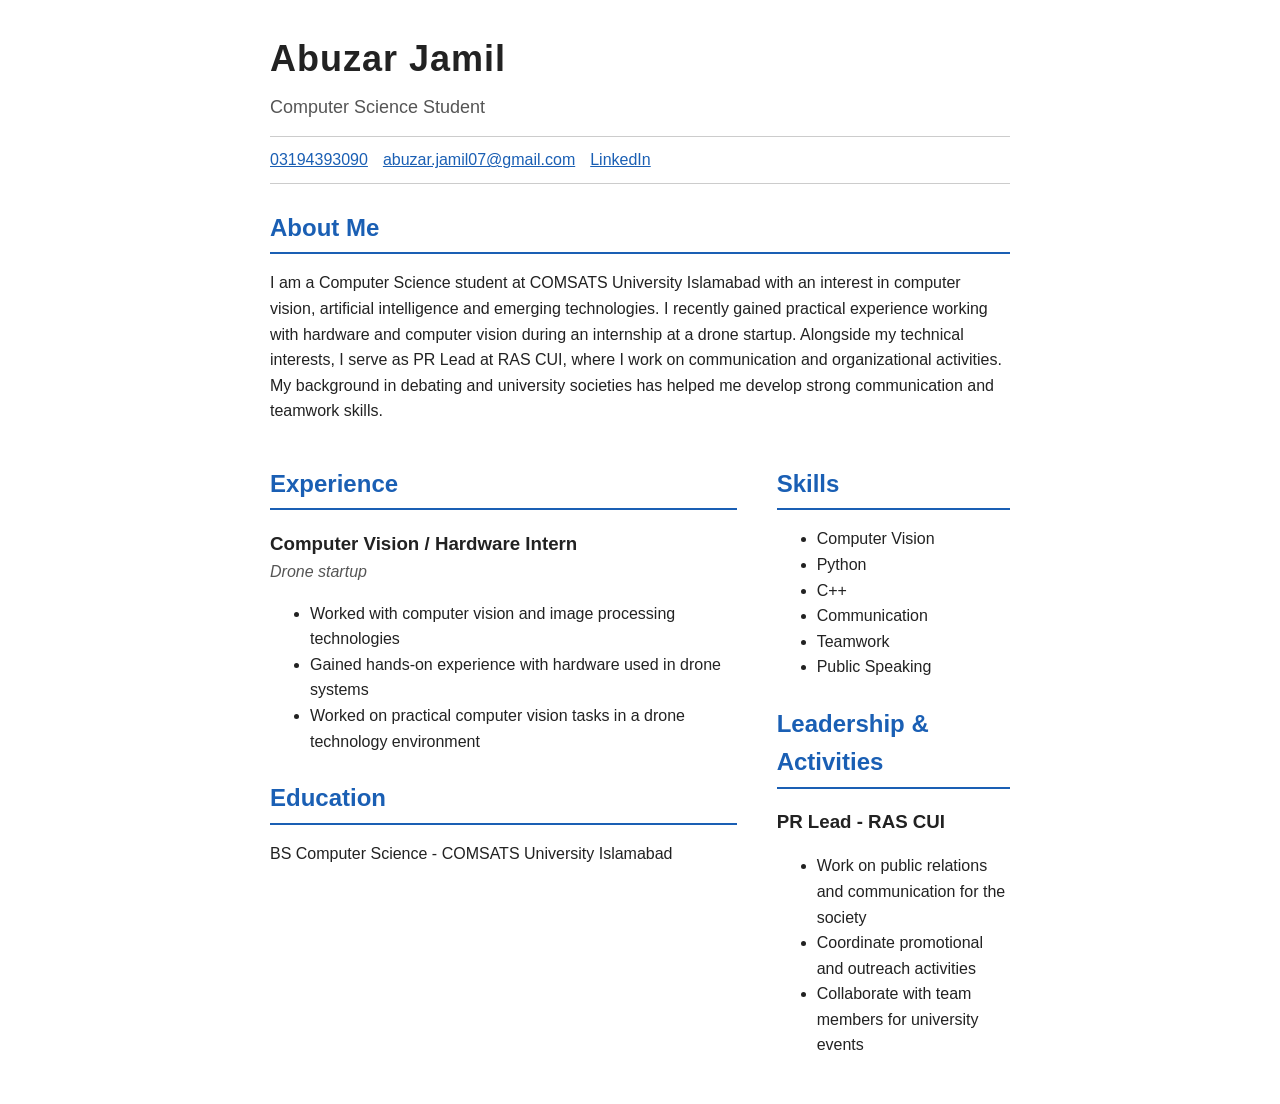
<file: index.html>
<!DOCTYPE html>
<html lang="en">
<head>
    <meta charset="UTF-8">
    <meta name="viewport" content="width=device-width, initial-scale=1.0">
    <title>Abuzar Jamil - CV</title>
    <link rel="stylesheet" href="style.css">
</head>

<body>

    <header>
        <h1>Abuzar Jamil</h1>
        <p class="subtitle">Computer Science Student</p>

        <div class="contact">
            <a href="tel:+923194393090">03194393090</a>
            <a href="mailto:abuzar.jamil07@gmail.com">abuzar.jamil07@gmail.com</a>
            <a href="https://www.linkedin.com/">LinkedIn</a>
        </div>
    </header>

    <main>
        <section>
            <h2>About Me</h2>
            <p>
                I am a Computer Science student at COMSATS University Islamabad
                with an interest in computer vision, artificial intelligence and
                emerging technologies. I recently gained practical experience
                working with hardware and computer vision during an internship
                at a drone startup. Alongside my technical interests, I serve
                as PR Lead at RAS CUI, where I work on communication and
                organizational activities. My background in debating and
                university societies has helped me develop strong communication
                and teamwork skills.
            </p>
        </section>

        <div class="main-content">

            <div class="left-column">
                <section>
                    <h2>Experience</h2>
                    <h3>Computer Vision / Hardware Intern</h3>
                    <p class="place">Drone startup</p>
                    <ul>
                        <li>Worked with computer vision and image processing technologies</li>
                        <li>Gained hands-on experience with hardware used in drone systems</li>
                        <li>Worked on practical computer vision tasks in a drone technology environment</li>
                    </ul>
                </section>

                <section>
                    <h2>Education</h2>
                    <p>BS Computer Science - COMSATS University Islamabad</p>
                </section>
            </div>

            <div class="right-column">
                <section>
                    <h2>Skills</h2>
                    <ul>
                        <li>Computer Vision</li>
                        <li>Python</li>
                        <li>C++</li>
                        <li>Communication</li>
                        <li>Teamwork</li>
                        <li>Public Speaking</li>
                    </ul>
                </section>

                <section>
                    <h2>Leadership &amp; Activities</h2>
                    <h3>PR Lead - RAS CUI</h3>
                    <ul>
                        <li>Work on public relations and communication for the society</li>
                        <li>Coordinate promotional and outreach activities</li>
                        <li>Collaborate with team members for university events</li>
                    </ul>
                </section>
            </div>

        </div>
    </main>

</body>
</html>
</file>
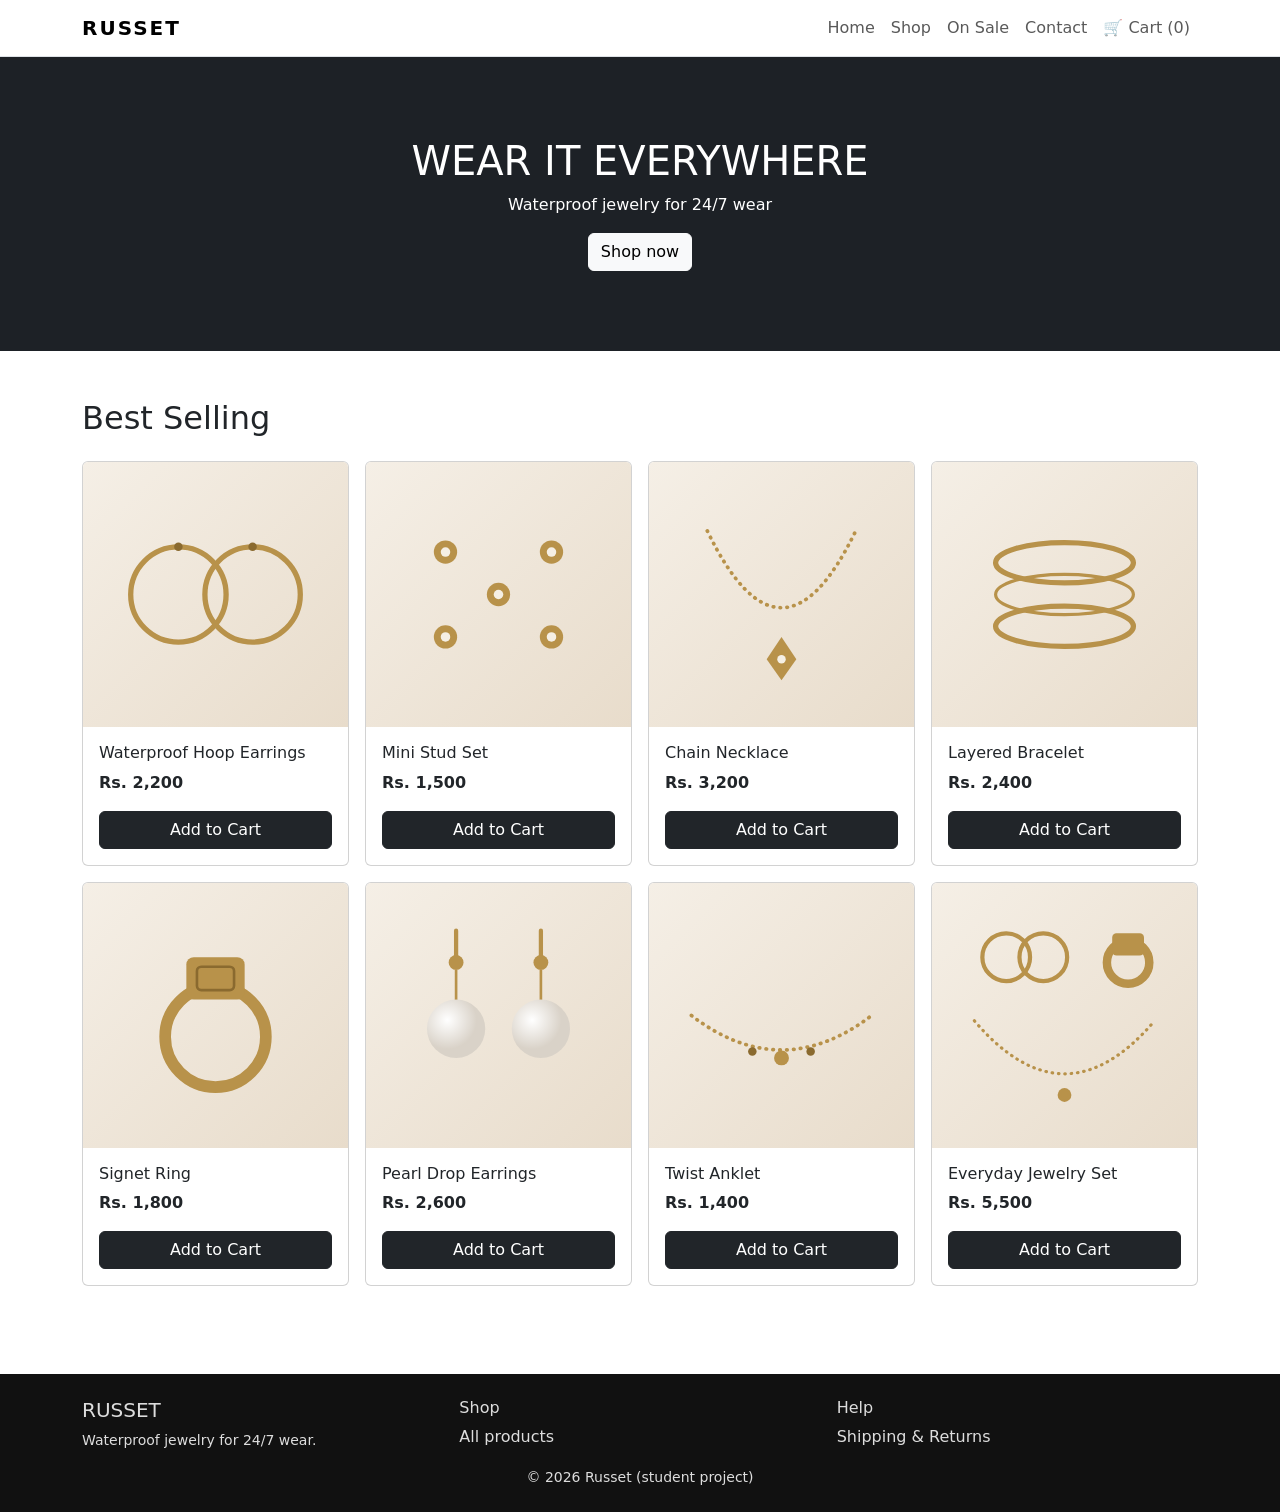
<file: assignment-2/index.html>
<!DOCTYPE html>
<html lang="en">
<head>
  <meta charset="UTF-8">
  <meta name="viewport" content="width=device-width, initial-scale=1">
  <title>Russet - Home</title>

  <!-- Bootstrap first, then my own CSS (so mine can override it) -->
  <link href="https://cdn.jsdelivr.net/npm/bootstrap@5.3.3/dist/css/bootstrap.min.css" rel="stylesheet">
  <link href="style.css" rel="stylesheet">
</head>
<body>

  <!-- HEADER: navbar collapses into a hamburger below 992px -->
  <nav class="navbar navbar-expand-lg bg-white border-bottom">
    <div class="container">
      <a class="navbar-brand" href="index.html">RUSSET</a>

      <button class="navbar-toggler" type="button" data-bs-toggle="collapse" data-bs-target="#menu">
        <span class="navbar-toggler-icon"></span>
      </button>

      <div class="collapse navbar-collapse" id="menu">
        <ul class="navbar-nav ms-auto">
          <li class="nav-item"><a class="nav-link" href="index.html">Home</a></li>
          <li class="nav-item"><a class="nav-link" href="index.html#products">Shop</a></li>
          <li class="nav-item"><a class="nav-link" href="#">On Sale</a></li>
          <li class="nav-item"><a class="nav-link" href="#">Contact</a></li>
          <li class="nav-item"><a class="nav-link" href="#">🛒 Cart (0)</a></li>
        </ul>
      </div>
    </div>
  </nav>

  <!-- HERO -->
  <section class="hero text-center">
    <div class="container">
      <h1>WEAR IT EVERYWHERE</h1>
      <p>Waterproof jewelry for 24/7 wear</p>
      <a href="#products" class="btn btn-light">Shop now</a>
    </div>
  </section>

  <!-- PRODUCT GRID -->
  <main class="container py-5" id="products">
    <h2 class="mb-4">Best Selling</h2>

    <!-- col-6 = 2 per row (phone), col-md-4 = 3 per row (tablet), col-lg-3 = 4 per row (desktop) -->
    <div class="row g-3">

      <div class="col-6 col-md-4 col-lg-3">
        <div class="card h-100">
          <a href="product.html"><img src="images/hoops.svg" class="card-img-top" alt="Waterproof Hoop Earrings"></a>
          <div class="card-body d-flex flex-column">
            <h3 class="card-title fs-6">Waterproof Hoop Earrings</h3>
            <p class="fw-bold">Rs. 2,200</p>
            <button class="btn btn-dark mt-auto">Add to Cart</button>
          </div>
        </div>
      </div>

      <div class="col-6 col-md-4 col-lg-3">
        <div class="card h-100">
          <a href="product.html"><img src="images/studs.svg" class="card-img-top" alt="Mini Stud Set"></a>
          <div class="card-body d-flex flex-column">
            <h3 class="card-title fs-6">Mini Stud Set</h3>
            <p class="fw-bold">Rs. 1,500</p>
            <button class="btn btn-dark mt-auto">Add to Cart</button>
          </div>
        </div>
      </div>

      <div class="col-6 col-md-4 col-lg-3">
        <div class="card h-100">
          <a href="product.html"><img src="images/necklace.svg" class="card-img-top" alt="Chain Necklace"></a>
          <div class="card-body d-flex flex-column">
            <h3 class="card-title fs-6">Chain Necklace</h3>
            <p class="fw-bold">Rs. 3,200</p>
            <button class="btn btn-dark mt-auto">Add to Cart</button>
          </div>
        </div>
      </div>

      <div class="col-6 col-md-4 col-lg-3">
        <div class="card h-100">
          <a href="product.html"><img src="images/bracelet.svg" class="card-img-top" alt="Layered Bracelet"></a>
          <div class="card-body d-flex flex-column">
            <h3 class="card-title fs-6">Layered Bracelet</h3>
            <p class="fw-bold">Rs. 2,400</p>
            <button class="btn btn-dark mt-auto">Add to Cart</button>
          </div>
        </div>
      </div>

      <div class="col-6 col-md-4 col-lg-3">
        <div class="card h-100">
          <a href="product.html"><img src="images/ring.svg" class="card-img-top" alt="Signet Ring"></a>
          <div class="card-body d-flex flex-column">
            <h3 class="card-title fs-6">Signet Ring</h3>
            <p class="fw-bold">Rs. 1,800</p>
            <button class="btn btn-dark mt-auto">Add to Cart</button>
          </div>
        </div>
      </div>

      <div class="col-6 col-md-4 col-lg-3">
        <div class="card h-100">
          <a href="product.html"><img src="images/pearls.svg" class="card-img-top" alt="Pearl Drop Earrings"></a>
          <div class="card-body d-flex flex-column">
            <h3 class="card-title fs-6">Pearl Drop Earrings</h3>
            <p class="fw-bold">Rs. 2,600</p>
            <button class="btn btn-dark mt-auto">Add to Cart</button>
          </div>
        </div>
      </div>

      <div class="col-6 col-md-4 col-lg-3">
        <div class="card h-100">
          <a href="product.html"><img src="images/anklet.svg" class="card-img-top" alt="Twist Anklet"></a>
          <div class="card-body d-flex flex-column">
            <h3 class="card-title fs-6">Twist Anklet</h3>
            <p class="fw-bold">Rs. 1,400</p>
            <button class="btn btn-dark mt-auto">Add to Cart</button>
          </div>
        </div>
      </div>

      <div class="col-6 col-md-4 col-lg-3">
        <div class="card h-100">
          <a href="product.html"><img src="images/set.svg" class="card-img-top" alt="Everyday Jewelry Set"></a>
          <div class="card-body d-flex flex-column">
            <h3 class="card-title fs-6">Everyday Jewelry Set</h3>
            <p class="fw-bold">Rs. 5,500</p>
            <button class="btn btn-dark mt-auto">Add to Cart</button>
          </div>
        </div>
      </div>

    </div>
  </main>

  <!-- FOOTER (same on both pages) -->
  <footer class="site-footer py-4">
    <div class="container">
      <div class="row g-3">
        <div class="col-12 col-md-4">
          <h3 class="h5">RUSSET</h3>
          <p class="small mb-0">Waterproof jewelry for 24/7 wear.</p>
        </div>
        <div class="col-6 col-md-4">
          <h4 class="h6">Shop</h4>
          <a href="index.html#products">All products</a>
        </div>
        <div class="col-6 col-md-4">
          <h4 class="h6">Help</h4>
          <a href="#">Shipping &amp; Returns</a>
        </div>
      </div>
      <p class="small text-center mt-3 mb-0">&copy; 2026 Russet (student project)</p>
    </div>
  </footer>

  <!-- Bootstrap's script, only used to open/close the hamburger menu -->
  <script src="https://cdn.jsdelivr.net/npm/bootstrap@5.3.3/dist/js/bootstrap.bundle.min.js"></script>
</body>
</html>
</file>
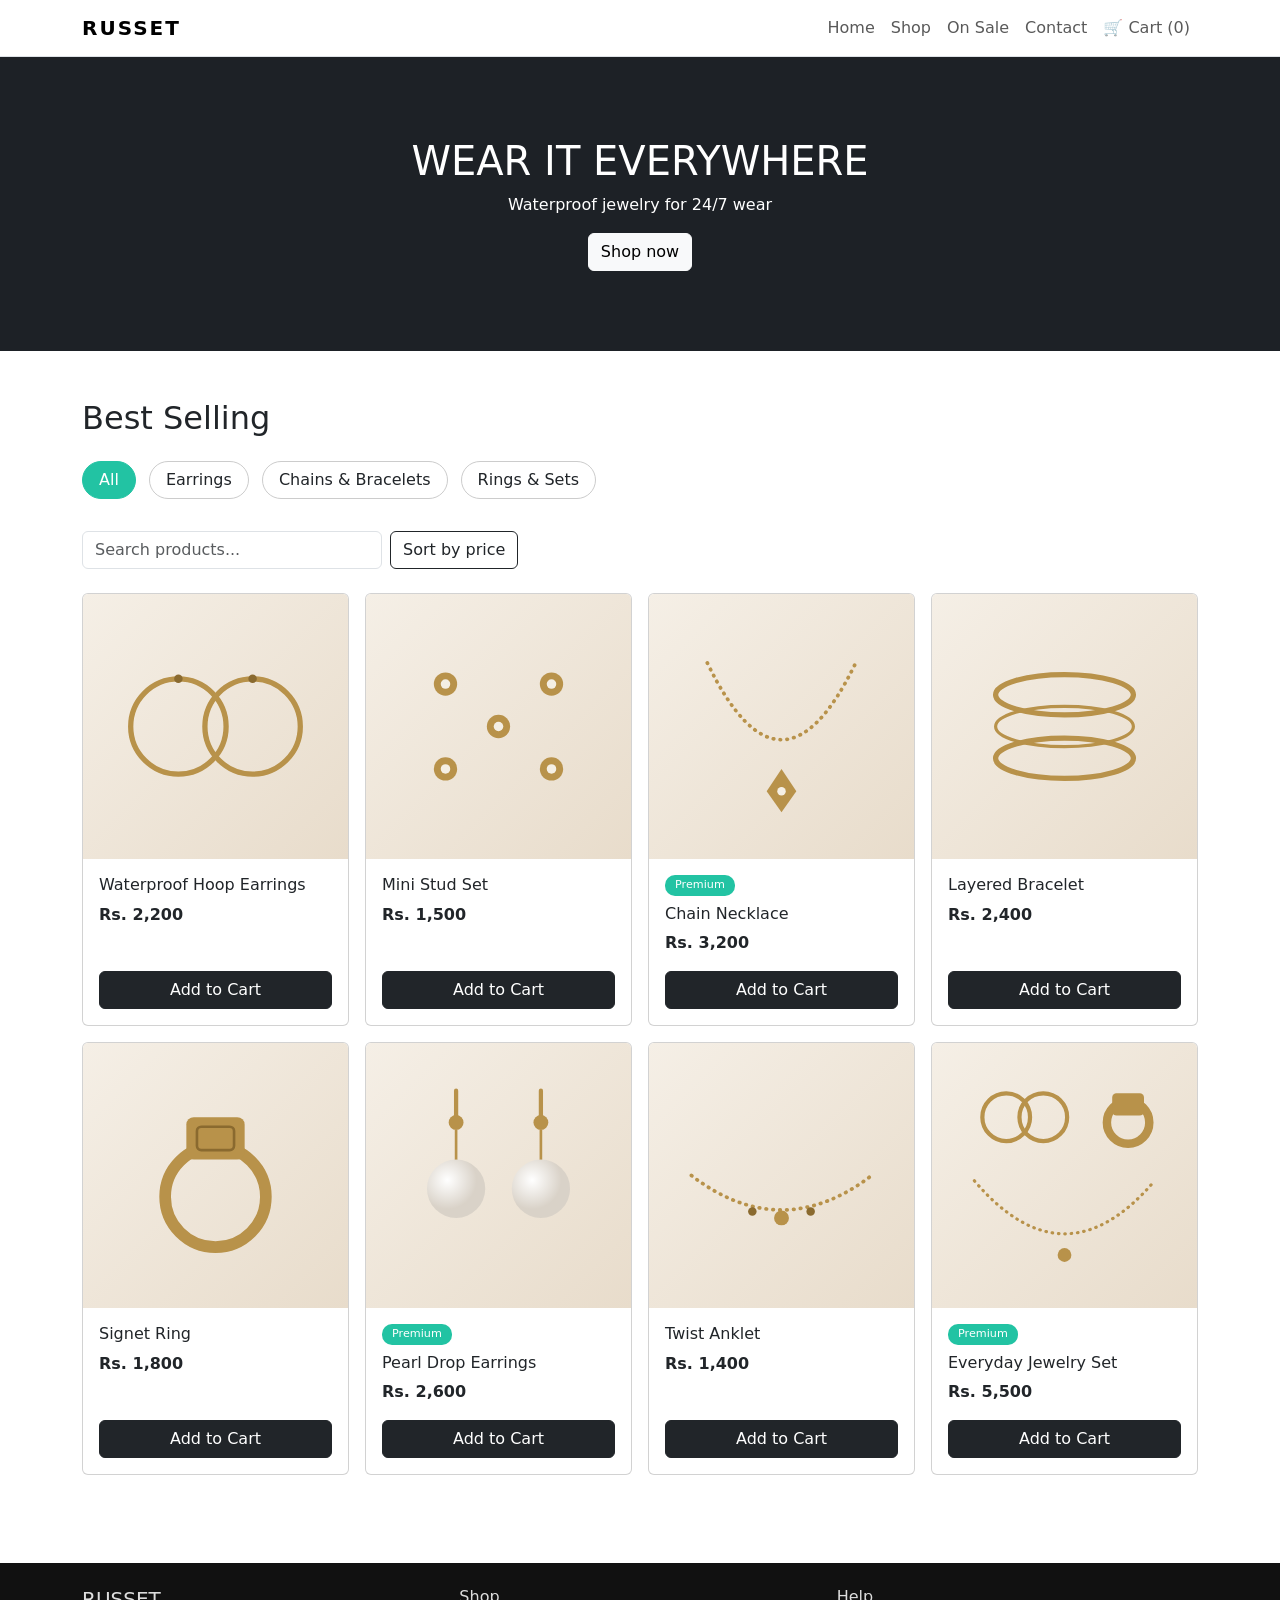
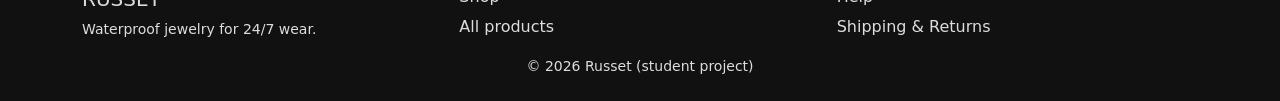
<file: midterm/index.html>
<!DOCTYPE html>
<html lang="en">
<head>
  <meta charset="UTF-8">
  <meta name="viewport" content="width=device-width, initial-scale=1">
  <title>Russet - Home</title>

  <!-- Bootstrap first, then my own CSS (so mine can override it) -->
  <link href="https://cdn.jsdelivr.net/npm/bootstrap@5.3.3/dist/css/bootstrap.min.css" rel="stylesheet">
  <link href="style.css" rel="stylesheet">
</head>
<body>

  <!-- HEADER: navbar collapses into a hamburger below 992px -->
  <nav class="navbar navbar-expand-lg bg-white border-bottom">
    <div class="container">
      <a class="navbar-brand" href="index.html">RUSSET</a>

      <button class="navbar-toggler" type="button" data-bs-toggle="collapse" data-bs-target="#menu">
        <span class="navbar-toggler-icon"></span>
      </button>

      <div class="collapse navbar-collapse" id="menu">
        <ul class="navbar-nav ms-auto">
          <li class="nav-item"><a class="nav-link" href="index.html">Home</a></li>
          <li class="nav-item"><a class="nav-link" href="#products">Shop</a></li>
          <li class="nav-item"><a class="nav-link" href="#">On Sale</a></li>
          <li class="nav-item"><a class="nav-link" href="#">Contact</a></li>
          <li class="nav-item"><a class="nav-link" href="#">🛒 Cart (0)</a></li>
        </ul>
      </div>
    </div>
  </nav>

  <!-- HERO -->
  <section class="hero text-center">
    <div class="container">
      <h1>WEAR IT EVERYWHERE</h1>
      <p>Waterproof jewelry for 24/7 wear</p>
      <a href="#products" class="btn btn-light">Shop now</a>
    </div>
  </section>

  <!-- PRODUCT GRID -->
  <main class="container py-5" id="products">
    <h2 class="mb-4">Best Selling</h2>

    <!-- TASK 1: hidden radio buttons remember which filter is selected.
         Same name="category" = only one selected at a time. "checked" = All on page load. -->
    <input type="radio" name="category" id="cat-all" class="filter-radio" checked>
    <input type="radio" name="category" id="cat-earrings" class="filter-radio">
    <input type="radio" name="category" id="cat-chains" class="filter-radio">
    <input type="radio" name="category" id="cat-rings" class="filter-radio">

    <!-- TASK 1: visible buttons. Clicking a label selects the radio with the matching id. -->
    <div class="filter-bar mb-4">
      <label for="cat-all">All</label>
      <label for="cat-earrings">Earrings</label>
      <label for="cat-chains">Chains &amp; Bracelets</label>
      <label for="cat-rings">Rings &amp; Sets</label>
    </div>

    <!-- TASK 3: search box and sort button -->
    <div class="toolbar d-flex flex-wrap gap-2 mb-4">
      <input type="text" id="search" class="form-control" placeholder="Search products...">
      <button id="sort-btn" class="btn btn-outline-dark" type="button">Sort by price</button>
    </div>

    <!-- col-6 = 2 per row (phone), col-md-4 = 3 per row (tablet), col-lg-3 = 4 per row (desktop).
         Each column also has "product" and one category class (earrings / chains / rings). -->
    <div class="row g-3" id="product-grid">

      <div class="col-6 col-md-4 col-lg-3 product earrings">
        <div class="card h-100">
          <a href="product.html"><img src="images/hoops.svg" class="card-img-top" alt="Waterproof Hoop Earrings"></a>
          <div class="card-body d-flex flex-column">
            <h3 class="card-title fs-6">Waterproof Hoop Earrings</h3>
            <p class="fw-bold">Rs. 2,200</p>
            <button class="btn btn-dark mt-auto">Add to Cart</button>
          </div>
        </div>
      </div>

      <div class="col-6 col-md-4 col-lg-3 product earrings">
        <div class="card h-100">
          <a href="product.html"><img src="images/studs.svg" class="card-img-top" alt="Mini Stud Set"></a>
          <div class="card-body d-flex flex-column">
            <h3 class="card-title fs-6">Mini Stud Set</h3>
            <p class="fw-bold">Rs. 1,500</p>
            <button class="btn btn-dark mt-auto">Add to Cart</button>
          </div>
        </div>
      </div>

      <div class="col-6 col-md-4 col-lg-3 product chains">
        <div class="card h-100">
          <a href="product.html"><img src="images/necklace.svg" class="card-img-top" alt="Chain Necklace"></a>
          <div class="card-body d-flex flex-column">
            <h3 class="card-title fs-6">Chain Necklace</h3>
            <p class="fw-bold">Rs. 3,200</p>
            <button class="btn btn-dark mt-auto">Add to Cart</button>
          </div>
        </div>
      </div>

      <div class="col-6 col-md-4 col-lg-3 product chains">
        <div class="card h-100">
          <a href="product.html"><img src="images/bracelet.svg" class="card-img-top" alt="Layered Bracelet"></a>
          <div class="card-body d-flex flex-column">
            <h3 class="card-title fs-6">Layered Bracelet</h3>
            <p class="fw-bold">Rs. 2,400</p>
            <button class="btn btn-dark mt-auto">Add to Cart</button>
          </div>
        </div>
      </div>

      <div class="col-6 col-md-4 col-lg-3 product rings">
        <div class="card h-100">
          <a href="product.html"><img src="images/ring.svg" class="card-img-top" alt="Signet Ring"></a>
          <div class="card-body d-flex flex-column">
            <h3 class="card-title fs-6">Signet Ring</h3>
            <p class="fw-bold">Rs. 1,800</p>
            <button class="btn btn-dark mt-auto">Add to Cart</button>
          </div>
        </div>
      </div>

      <div class="col-6 col-md-4 col-lg-3 product earrings">
        <div class="card h-100">
          <a href="product.html"><img src="images/pearls.svg" class="card-img-top" alt="Pearl Drop Earrings"></a>
          <div class="card-body d-flex flex-column">
            <h3 class="card-title fs-6">Pearl Drop Earrings</h3>
            <p class="fw-bold">Rs. 2,600</p>
            <button class="btn btn-dark mt-auto">Add to Cart</button>
          </div>
        </div>
      </div>

      <div class="col-6 col-md-4 col-lg-3 product chains">
        <div class="card h-100">
          <a href="product.html"><img src="images/anklet.svg" class="card-img-top" alt="Twist Anklet"></a>
          <div class="card-body d-flex flex-column">
            <h3 class="card-title fs-6">Twist Anklet</h3>
            <p class="fw-bold">Rs. 1,400</p>
            <button class="btn btn-dark mt-auto">Add to Cart</button>
          </div>
        </div>
      </div>

      <div class="col-6 col-md-4 col-lg-3 product rings">
        <div class="card h-100">
          <a href="product.html"><img src="images/set.svg" class="card-img-top" alt="Everyday Jewelry Set"></a>
          <div class="card-body d-flex flex-column">
            <h3 class="card-title fs-6">Everyday Jewelry Set</h3>
            <p class="fw-bold">Rs. 5,500</p>
            <button class="btn btn-dark mt-auto">Add to Cart</button>
          </div>
        </div>
      </div>

    </div>

    <!-- TASK 3: shown by JavaScript when nothing matches. d-none = hidden by default -->
    <p id="no-results" class="text-center fs-4 py-5 d-none">No products found</p>
  </main>

  <!-- FOOTER (same on both pages) -->
  <footer class="site-footer py-4">
    <div class="container">
      <div class="row g-3">
        <div class="col-12 col-md-4">
          <h3 class="h5">RUSSET</h3>
          <p class="small mb-0">Waterproof jewelry for 24/7 wear.</p>
        </div>
        <div class="col-6 col-md-4">
          <h4 class="h6">Shop</h4>
          <a href="index.html#products">All products</a>
        </div>
        <div class="col-6 col-md-4">
          <h4 class="h6">Help</h4>
          <a href="#">Shipping &amp; Returns</a>
        </div>
      </div>
      <p class="small text-center mt-3 mb-0">&copy; 2026 Russet (student project)</p>
    </div>
  </footer>

  <!-- Bootstrap's script, only used to open/close the hamburger menu -->
  <script src="https://cdn.jsdelivr.net/npm/bootstrap@5.3.3/dist/js/bootstrap.bundle.min.js"></script>

  <!-- TASK 3: my script (at the bottom so the cards exist before it runs) -->
  <script src="script.js"></script>
</body>
</html>
</file>
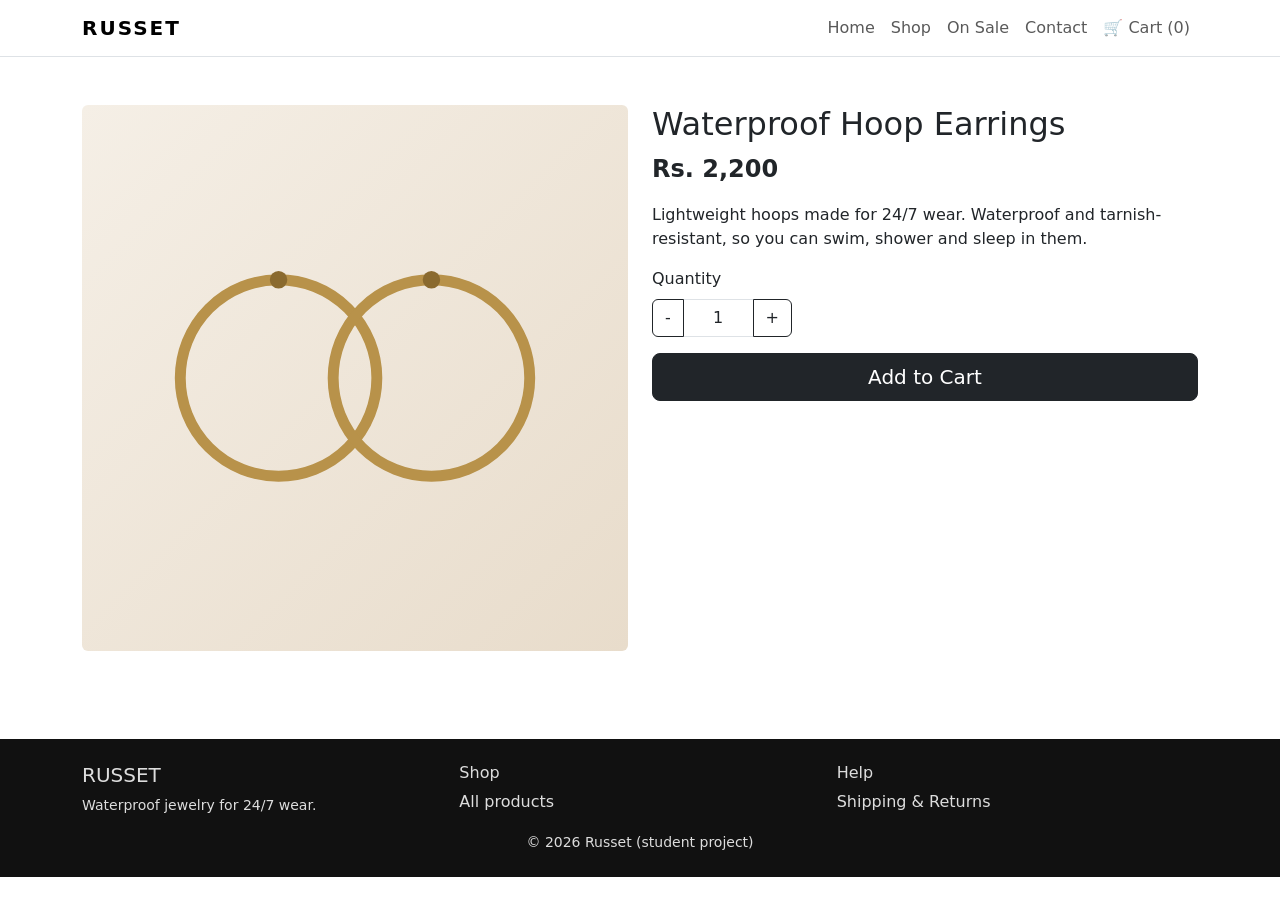
<file: assignment-2/product.html>
<!DOCTYPE html>
<html lang="en">
<head>
  <meta charset="UTF-8">
  <meta name="viewport" content="width=device-width, initial-scale=1">
  <title>Russet - Waterproof Hoop Earrings</title>

  <!-- Bootstrap first, then my own CSS (so mine can override it) -->
  <link href="https://cdn.jsdelivr.net/npm/bootstrap@5.3.3/dist/css/bootstrap.min.css" rel="stylesheet">
  <link href="style.css" rel="stylesheet">
</head>
<body>

  <!-- HEADER: navbar collapses into a hamburger below 992px -->
  <nav class="navbar navbar-expand-lg bg-white border-bottom">
    <div class="container">
      <a class="navbar-brand" href="index.html">RUSSET</a>

      <button class="navbar-toggler" type="button" data-bs-toggle="collapse" data-bs-target="#menu">
        <span class="navbar-toggler-icon"></span>
      </button>

      <div class="collapse navbar-collapse" id="menu">
        <ul class="navbar-nav ms-auto">
          <li class="nav-item"><a class="nav-link" href="index.html">Home</a></li>
          <li class="nav-item"><a class="nav-link" href="index.html#products">Shop</a></li>
          <li class="nav-item"><a class="nav-link" href="#">On Sale</a></li>
          <li class="nav-item"><a class="nav-link" href="#">Contact</a></li>
          <li class="nav-item"><a class="nav-link" href="#">🛒 Cart (0)</a></li>
        </ul>
      </div>
    </div>
  </nav>

  <!-- PRODUCT DETAILS: stacked on phone (col-12), side by side from tablet up (col-md-6) -->
  <main class="container py-5">
    <div class="row g-4">

      <div class="col-12 col-md-6">
        <img src="images/hoops.svg" class="img-fluid rounded" alt="Waterproof Hoop Earrings">
      </div>

      <div class="col-12 col-md-6">
        <h1 class="h2">Waterproof Hoop Earrings</h1>
        <p class="fs-4 fw-bold">Rs. 2,200</p>
        <p>Lightweight hoops made for 24/7 wear. Waterproof and tarnish-resistant, so you can swim, shower and sleep in them.</p>

        <!-- Quantity selector (not working yet) -->
        <label for="qty" class="form-label">Quantity</label>
        <div class="input-group qty-box mb-3">
          <button class="btn btn-outline-dark" type="button">-</button>
          <input type="text" id="qty" class="form-control text-center" value="1">
          <button class="btn btn-outline-dark" type="button">+</button>
        </div>

        <button class="btn btn-dark btn-lg w-100">Add to Cart</button>
      </div>

    </div>
  </main>

  <!-- FOOTER (same as homepage) -->
  <footer class="site-footer py-4">
    <div class="container">
      <div class="row g-3">
        <div class="col-12 col-md-4">
          <h3 class="h5">RUSSET</h3>
          <p class="small mb-0">Waterproof jewelry for 24/7 wear.</p>
        </div>
        <div class="col-6 col-md-4">
          <h4 class="h6">Shop</h4>
          <a href="index.html#products">All products</a>
        </div>
        <div class="col-6 col-md-4">
          <h4 class="h6">Help</h4>
          <a href="#">Shipping &amp; Returns</a>
        </div>
      </div>
      <p class="small text-center mt-3 mb-0">&copy; 2026 Russet (student project)</p>
    </div>
  </footer>

  <!-- Bootstrap's script, only used to open/close the hamburger menu -->
  <script src="https://cdn.jsdelivr.net/npm/bootstrap@5.3.3/dist/js/bootstrap.bundle.min.js"></script>
</body>
</html>
</file>
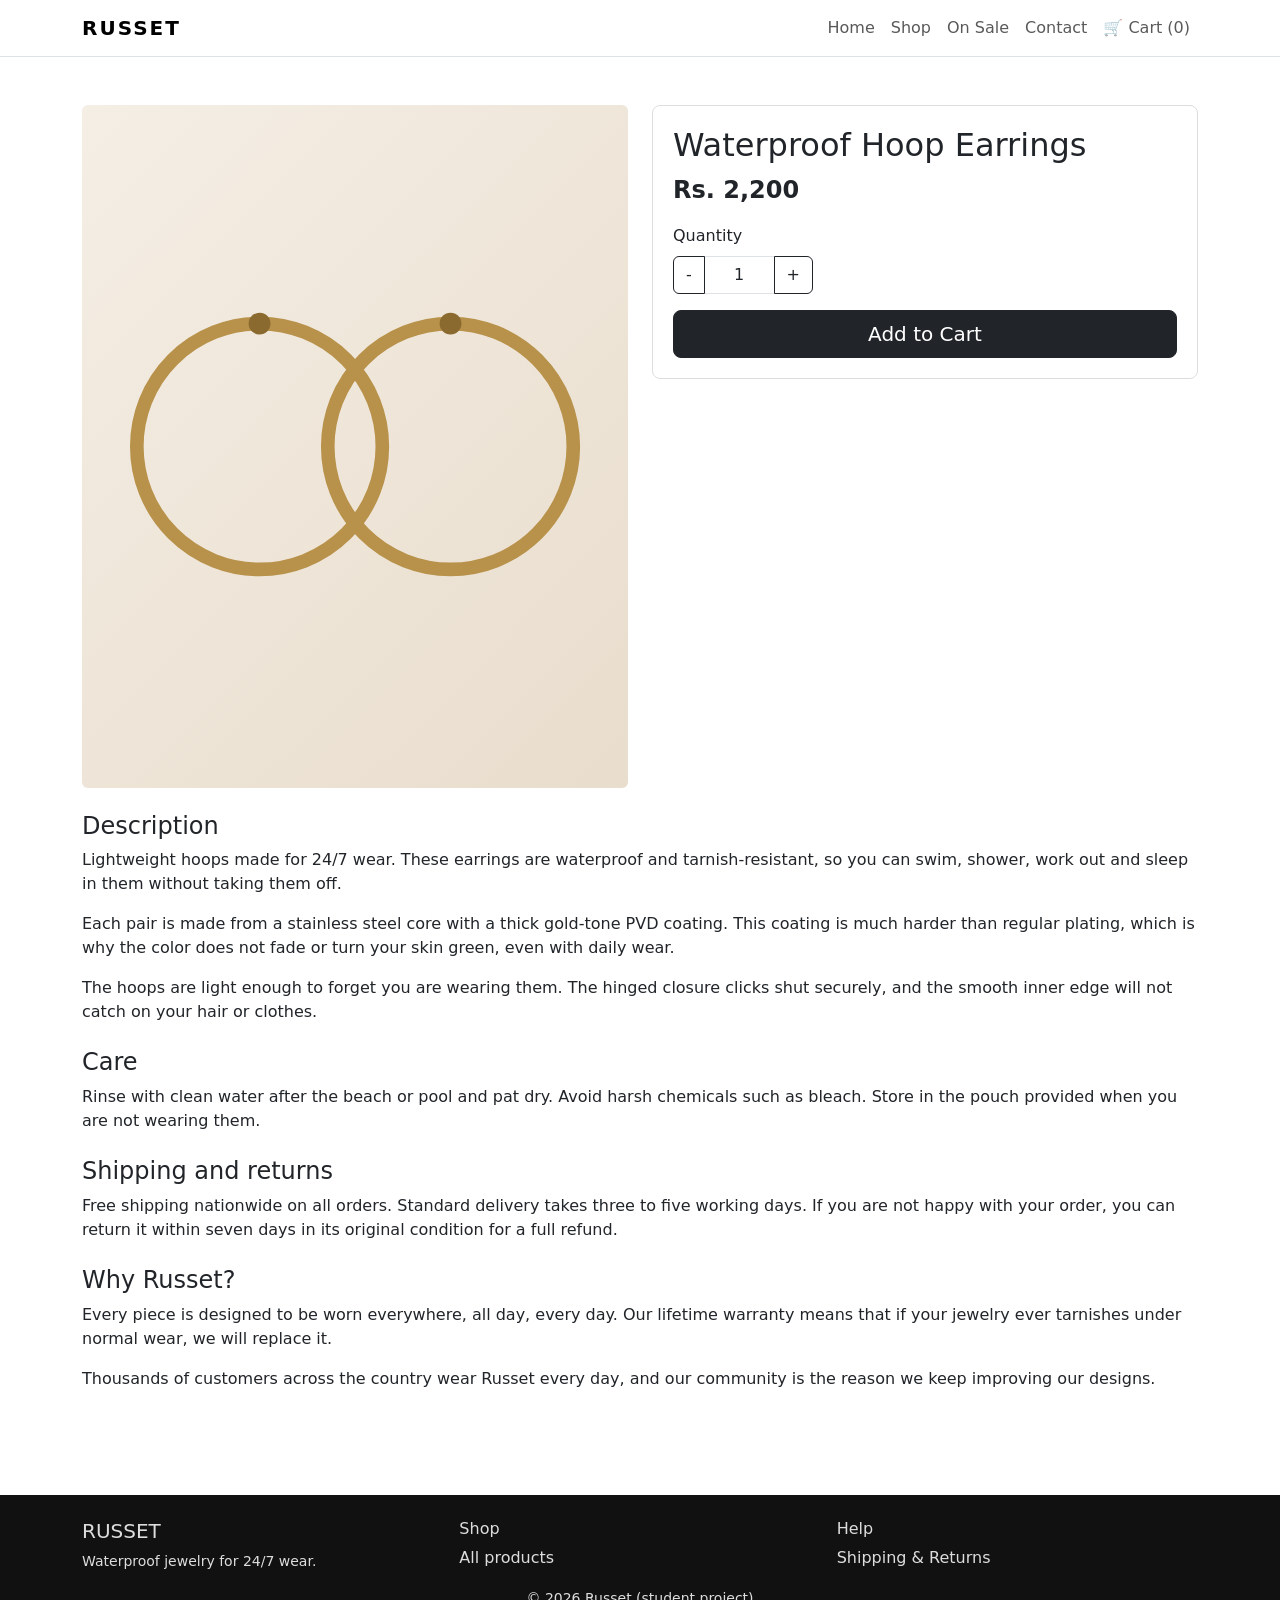
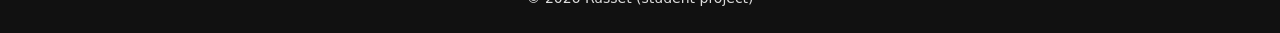
<file: midterm/product.html>
<!DOCTYPE html>
<html lang="en">
<head>
  <meta charset="UTF-8">
  <meta name="viewport" content="width=device-width, initial-scale=1">
  <title>Russet - Waterproof Hoop Earrings</title>
  <link href="https://cdn.jsdelivr.net/npm/bootstrap@5.3.3/dist/css/bootstrap.min.css" rel="stylesheet">
  <link href="style.css" rel="stylesheet">
</head>
<body>

  <!-- HEADER (same as homepage) -->
  <nav class="navbar navbar-expand-lg bg-white border-bottom">
    <div class="container">
      <a class="navbar-brand" href="index.html">RUSSET</a>

      <button class="navbar-toggler" type="button" data-bs-toggle="collapse" data-bs-target="#menu">
        <span class="navbar-toggler-icon"></span>
      </button>

      <div class="collapse navbar-collapse" id="menu">
        <ul class="navbar-nav ms-auto">
          <li class="nav-item"><a class="nav-link" href="index.html">Home</a></li>
          <li class="nav-item"><a class="nav-link" href="index.html#products">Shop</a></li>
          <li class="nav-item"><a class="nav-link" href="#">On Sale</a></li>
          <li class="nav-item"><a class="nav-link" href="#">Contact</a></li>
          <li class="nav-item"><a class="nav-link" href="#">🛒 Cart (0)</a></li>
        </ul>
      </div>
    </div>
  </nav>

  <main class="container py-5">

    <!-- TASK 2: CSS Grid container. Its 3 children are placed using named grid areas (see style.css) -->
    <div class="product-layout">

      <div class="product-image">
        <img src="images/hoops.svg" class="rounded" alt="Waterproof Hoop Earrings">
      </div>

      <!-- This is the box that stays sticky on wide screens -->
      <div class="product-details">
        <div class="details-box">
        <h1 class="h2">Waterproof Hoop Earrings</h1>
        <p class="fs-4 fw-bold">Rs. 2,200</p>

        <label for="qty" class="form-label">Quantity</label>
        <div class="input-group qty-box mb-3">
          <button class="btn btn-outline-dark" type="button">-</button>
          <input type="text" id="qty" class="form-control text-center" value="1">
          <button class="btn btn-outline-dark" type="button">+</button>
        </div>

        <button class="btn btn-dark btn-lg w-100">Add to Cart</button>
        </div>
      </div>

      <div class="product-description">
        <h2 class="h4">Description</h2>
        <p>Lightweight hoops made for 24/7 wear. These earrings are waterproof and tarnish-resistant, so you can swim, shower, work out and sleep in them without taking them off.</p>
        <p>Each pair is made from a stainless steel core with a thick gold-tone PVD coating. This coating is much harder than regular plating, which is why the color does not fade or turn your skin green, even with daily wear.</p>
        <p>The hoops are light enough to forget you are wearing them. The hinged closure clicks shut securely, and the smooth inner edge will not catch on your hair or clothes.</p>
        <h2 class="h4 mt-4">Care</h2>
        <p>Rinse with clean water after the beach or pool and pat dry. Avoid harsh chemicals such as bleach. Store in the pouch provided when you are not wearing them.</p>
        <h2 class="h4 mt-4">Shipping and returns</h2>
        <p>Free shipping nationwide on all orders. Standard delivery takes three to five working days. If you are not happy with your order, you can return it within seven days in its original condition for a full refund.</p>
        <h2 class="h4 mt-4">Why Russet?</h2>
        <p>Every piece is designed to be worn everywhere, all day, every day. Our lifetime warranty means that if your jewelry ever tarnishes under normal wear, we will replace it.</p>
        <p>Thousands of customers across the country wear Russet every day, and our community is the reason we keep improving our designs.</p>
      </div>

    </div>
  </main>

  <!-- FOOTER (same as homepage) -->
  <footer class="site-footer py-4">
    <div class="container">
      <div class="row g-3">
        <div class="col-12 col-md-4">
          <h3 class="h5">RUSSET</h3>
          <p class="small mb-0">Waterproof jewelry for 24/7 wear.</p>
        </div>
        <div class="col-6 col-md-4">
          <h4 class="h6">Shop</h4>
          <a href="index.html#products">All products</a>
        </div>
        <div class="col-6 col-md-4">
          <h4 class="h6">Help</h4>
          <a href="#">Shipping &amp; Returns</a>
        </div>
      </div>
      <p class="small text-center mt-3 mb-0">&copy; 2026 Russet (student project)</p>
    </div>
  </footer>

  <script src="https://cdn.jsdelivr.net/npm/bootstrap@5.3.3/dist/js/bootstrap.bundle.min.js"></script>
</body>
</html>
</file>
<file: style.css>
* {
    box-sizing: border-box;
}

body {
    font-family: Arial, sans-serif;
    line-height: 1.6;
    color: #222;
    max-width: 800px;
    margin: auto;
    padding: 30px;
}

h1 {
    font-size: 36px;
    margin: 0;
    letter-spacing: 1px;
}

.subtitle {
    font-size: 18px;
    color: #555;
    margin: 5px 0 15px;
}

.contact {
    display: flex;
    flex-wrap: wrap;
    gap: 15px;
    padding: 10px 0;
    border-top: 1px solid #ccc;
    border-bottom: 1px solid #ccc;
}

a {
    color: #1a5fb4;
}

h2 {
    margin-top: 25px;
    margin-bottom: 10px;
    border-bottom: 2px solid #1a5fb4;
    padding-bottom: 5px;
    color: #1a5fb4;
}

h3 {
    margin-bottom: 0;
}

.place {
    margin-top: 0;
    color: #555;
    font-style: italic;
}

.main-content {
    display: flex;
    gap: 40px;
}

.left-column {
    flex: 2;
}

.right-column {
    flex: 1;
}

/* On screens narrower than 600px, stack the columns */
@media (max-width: 600px) {
    .main-content {
        flex-direction: column;
        gap: 0;
    }
}
</file>
<file: assignment-2/style.css>
/* My own small styles on top of Bootstrap */

/* Logo */
.navbar-brand {
  font-weight: 800;
  letter-spacing: 2px;
}

/* Hero banner */
.hero {
  background-color: #1d2126;
  color: white;
  padding: 80px 0;
}

/* Make all product images the same square shape */
.card-img-top {
  aspect-ratio: 1 / 1;
  object-fit: cover;
}

/* Keep the quantity box small */
.qty-box {
  max-width: 140px;
}

/* Footer */
.site-footer {
  background-color: #111;
  color: #ddd;
  margin-top: 40px;
}

.site-footer a {
  color: #ddd;
  text-decoration: none;
}
</file>
<file: midterm/style.css>
/* My own small styles on top of Bootstrap */

/* Logo */
.navbar-brand {
  font-weight: 800;
  letter-spacing: 2px;
}

/* Hero banner */
.hero {
  background-color: #1d2126;
  color: white;
  padding: 80px 0;
}

/* Make all product images the same square shape */
.card-img-top {
  aspect-ratio: 1 / 1;
  object-fit: cover;
}

/* Keep the quantity box small */
.qty-box {
  max-width: 140px;
}

/* Footer */
.site-footer {
  background-color: #111;
  color: #ddd;
  margin-top: 40px;
}

.site-footer a {
  color: #ddd;
  text-decoration: none;
}

/* ===== TASK 1: CSS-only category filter ===== */

/* My accent colour: hue H = 168 */
:root {
  --accent: hsl(168, 70%, 45%);
}

/* Hide the radio circles but keep them in the page (they still work) */
.filter-radio {
  position: absolute;
  opacity: 0;
  width: 0;
  height: 0;
}

/* The label buttons (not selected) */
.filter-bar label {
  display: inline-block;
  cursor: pointer;
  padding: 6px 16px;
  margin: 0 8px 8px 0;
  border: 1px solid #ccc;
  border-radius: 20px;
}

/* The SELECTED label gets the accent colour */
#cat-all:checked ~ .filter-bar label[for="cat-all"],
#cat-earrings:checked ~ .filter-bar label[for="cat-earrings"],
#cat-chains:checked ~ .filter-bar label[for="cat-chains"],
#cat-rings:checked ~ .filter-bar label[for="cat-rings"] {
  background-color: var(--accent);
  border-color: var(--accent);
  color: white;
}

/* THE FILTER: if a radio is checked, hide every product that is NOT in its category */
#cat-earrings:checked ~ #product-grid .product:not(.earrings) { display: none; }
#cat-chains:checked   ~ #product-grid .product:not(.chains)   { display: none; }
#cat-rings:checked    ~ #product-grid .product:not(.rings)    { display: none; }

/* ===== TASK 2: Product page with CSS Grid + named areas ===== */

/* BELOW 624px: one column, stacked in this order: image, details, description */
.product-layout {
  display: grid;
  grid-template-columns: 1fr;
  grid-template-areas:
    "image"
    "details"
    "description";
  gap: 24px;
}

/* Each child is assigned to a named area */
.product-image       { grid-area: image; }
.product-details     { grid-area: details; }
.product-description { grid-area: description; }

.product-image img {
  width: 100%;
  aspect-ratio: 4 / 5;      /* tall image, so the sticky box has room to travel */
  object-fit: cover;
}

/* The visible white box with the name, price, quantity and button */
.details-box {
  background: white;
  border: 1px solid #ddd;
  border-radius: 8px;
  padding: 20px;
}

/* FROM 624px (BP = 600 + 24) AND WIDER */
@media (min-width: 624px) {
  .product-layout {
    grid-template-columns: 1fr 1fr;        /* two equal columns */
    grid-template-areas:
      "image details"                      /* top row: side by side */
      "description description";           /* bottom row: full width */
    align-items: start;
  }

  /* The wrapper stretches to the full height of the image row.
     The box can only stick inside it, so it never reaches the description. */
  .product-details {
    align-self: stretch;
  }

  .details-box {
    position: sticky;
    top: 94px;                             /* (N mod 40) + 70 = 24 + 70 = 94px */
  }
}

/* ===== TASK 3: search, sort, premium label ===== */

/* Hides a card when the search doesn't match (JS adds/removes this class) */
.hidden-by-search {
  display: none;
}

/* Keep the search box a sensible width */
.toolbar input {
  max-width: 300px;
}

/* Small "Premium" label added by script.js */
.premium-label {
  align-self: flex-start;
  background-color: var(--accent);
  color: white;
  font-size: 0.7rem;
  padding: 2px 10px;
  border-radius: 10px;
  margin-bottom: 8px;
}
</file>
